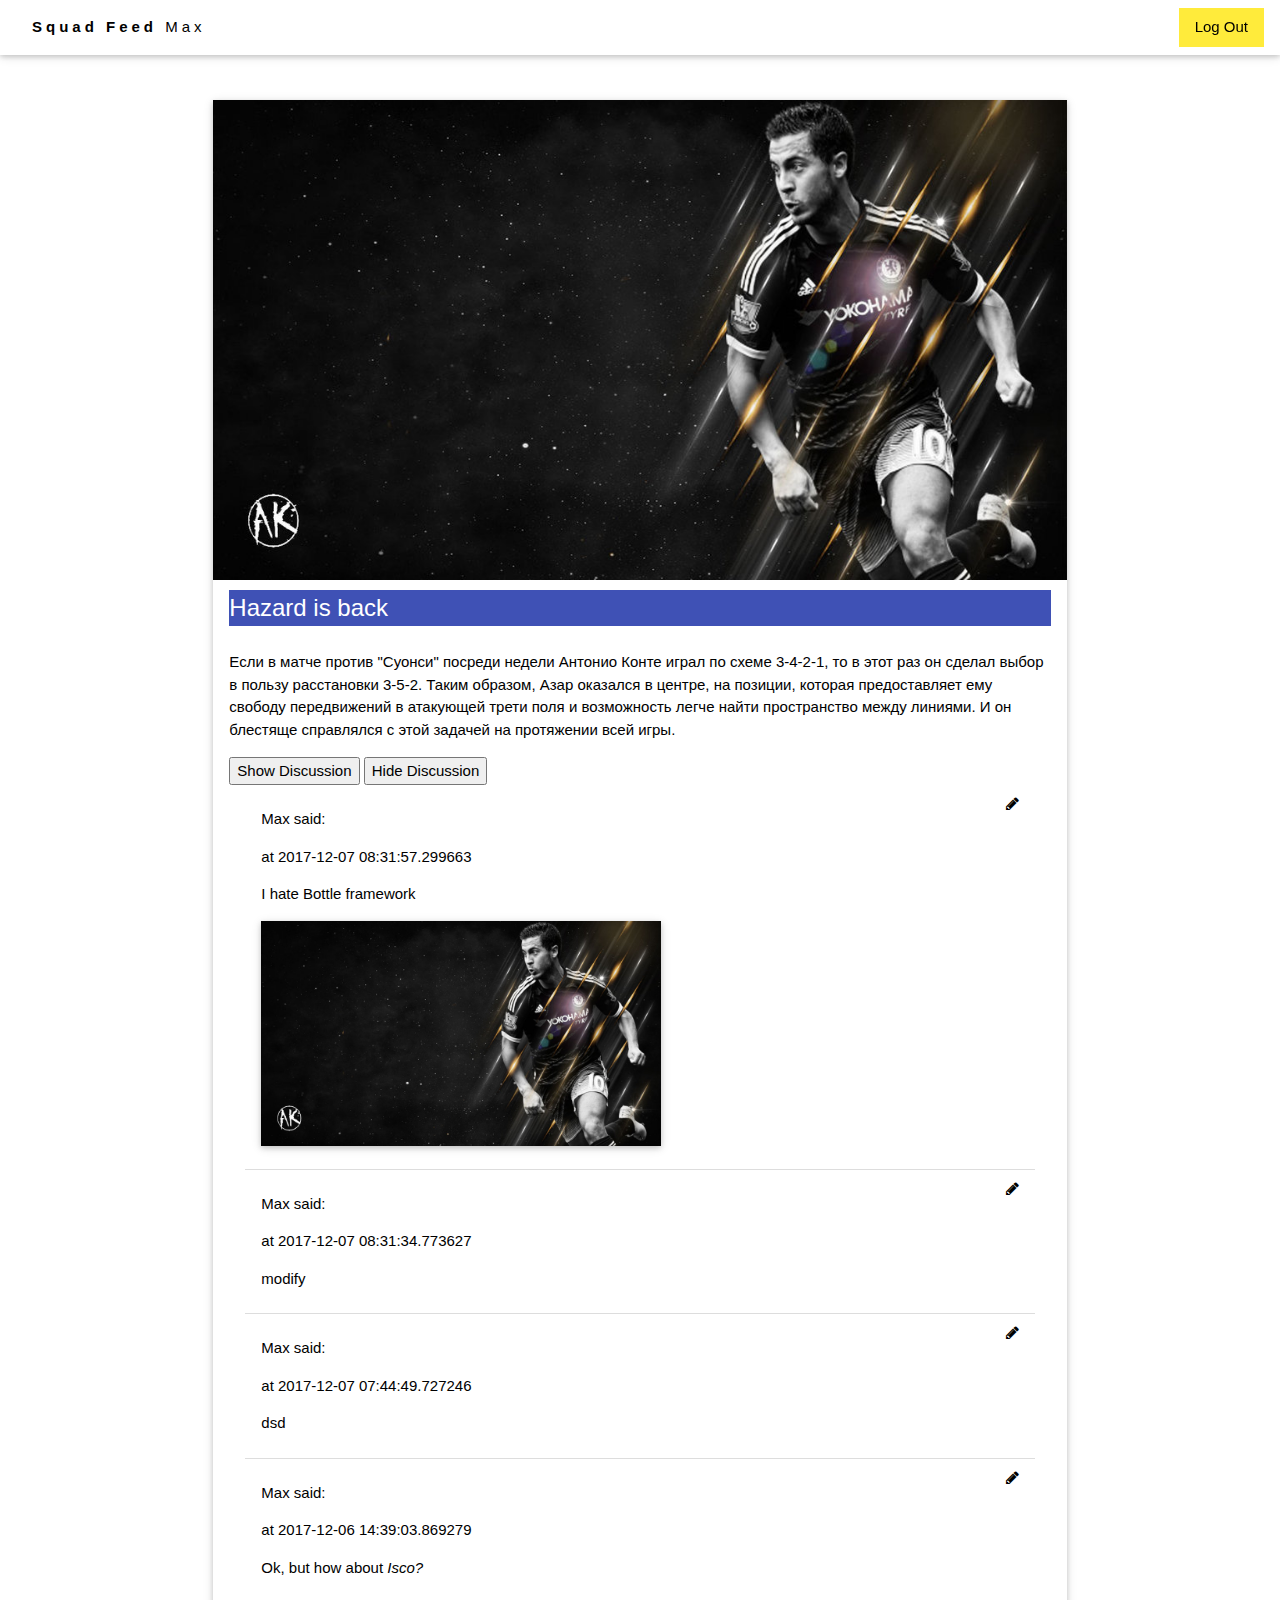
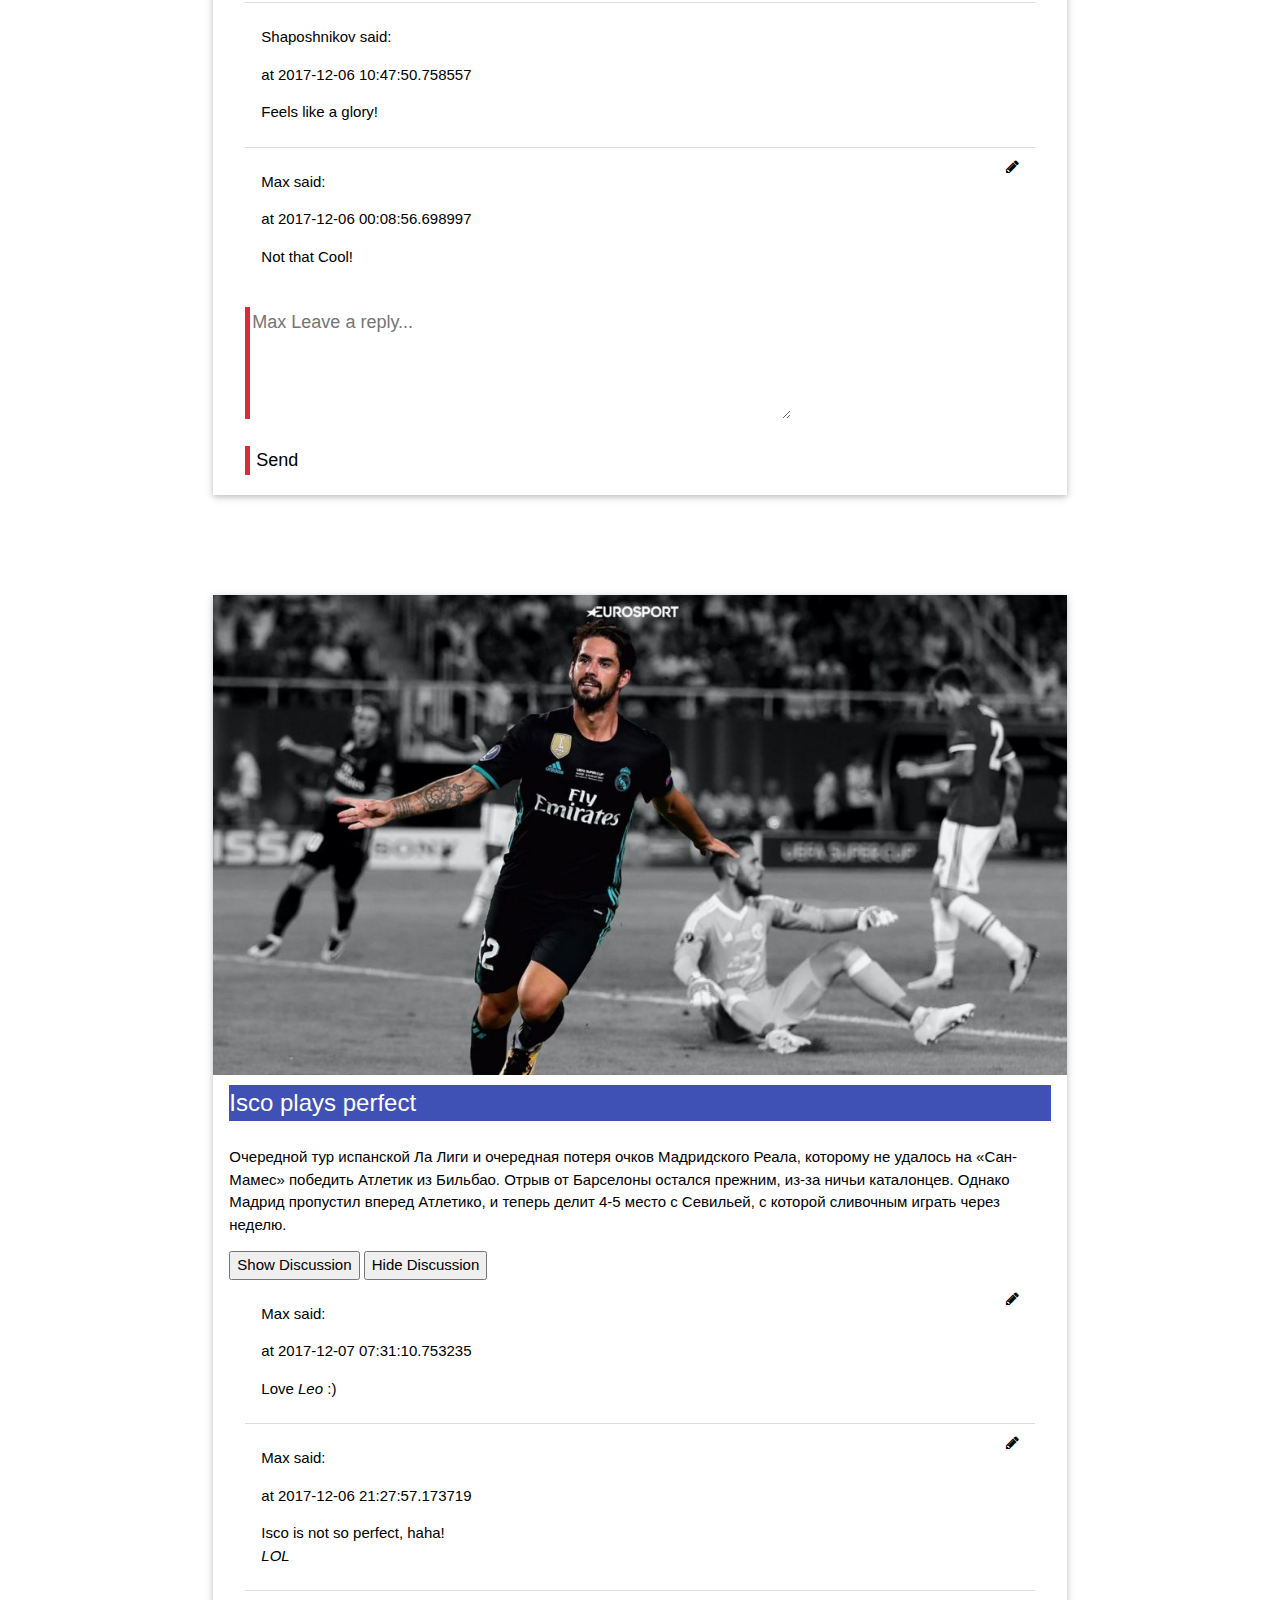
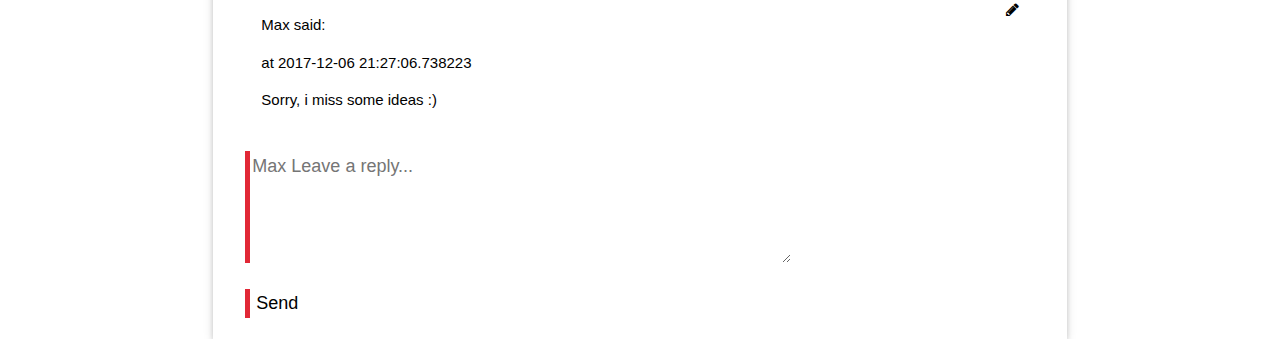
<file: squad/server/static/html/feed.html>
<!DOCTYPE html>
<html>
<head>
	<title>feed</title>
	<meta charset="UTF-8">
	<link rel="shortcut icon" type="image/png" href="../resources/manager.png"/>
	<meta name="viewport" content="width=device-width, initial-scale=1">
	<link rel="stylesheet" href="https://www.w3schools.com/w3css/4/w3.css">
	<link rel="stylesheet" href="https://cdnjs.cloudflare.com/ajax/libs/font-awesome/4.7.0/css/font-awesome.min.css">
	<link rel="stylesheet" type="text/css" href="../styles/feed.css">
	<style type="text/css">
				.modal {
		    display: none; /* Hidden by default */
		    position: fixed; /* Stay in place */
		    z-index: 1; /* Sit on top */
		    padding-top: 100px; /* Location of the box */
		    left: 0;
		    top: 0;
		    width: 100%; /* Full width */
		    height: 100%; /* Full height */
		    overflow: auto; /* Enable scroll if needed */
		    background-color: rgb(0,0,0); /* Fallback color */
		    background-color: rgba(0,0,0,0.9); /* Black w/ opacity */
	}

	.modal-content {
    background-color: #fefefe;
    margin: 15% auto; /* 15% from the top and centered */
    padding: 20px;
    border: 1px solid #888;
    width: 80%; /* Could be more or less, depending on screen size */
}

	</style>
</head>

<body onkeydown="close_windows(event)">
	<div class="w3-top">
  		<div class="w3-bar w3-white w3-wide w3-padding w3-card">
    		<a href="profile.html" class="w3-bar-item w3-button"><b> Squad Feed </b>Max</a>
    		<div class="w3-right w3-hide-small">
      			<!-- <a href="#" class="w3-bar-item w3-button w3-red">Personal Room</a> -->
      			<button class="w3-btn w3-yellow w3-hover-light-grey" formaction="/logout">Log Out</button>
    		</div>
  		</div>
	</div>
		<div class="w3-row" style="margin-top: 100px;">
			<div class="w3-col s2 w3-center"><p> </p></div>
			<div class="w3-col s8">
				<div class="w3-card">
					<img src="../resources/hazard-gal.jpg", width="100%">
					<div class="w3-container title">
						<div class="w3-indigo">
							<h3>Hazard is back</h3>
						</div>
					</div>
					<div class="w3-container text">
						<p>Если в матче против &quot;Суонси&quot; посреди недели Антонио Конте играл по схеме 3-4-2-1, то в этот раз он сделал 
        выбор в пользу расстановки 3-5-2. Таким образом, Азар оказался в центре, на позиции, которая предоставляет 
        ему свободу передвижений в атакующей трети поля и возможность легче найти пространство между линиями. И он 
        блестяще справлялся с этой задачей на протяжении всей игры.</p>
					</div>
					<div class="w3-container comments">
						<button onclick="show(event)">Show Discussion</button>
						<button  onclick="hide(event)">Hide Discussion</button>
						
						<div class="w3-container comments-content">
							<ul class="w3-ul w3-margin-bottom w3-hoverable">
									<li>
										<div class="w3-right">
											<i class="fa fa-pencil" onclick="show_editions(event)"></i>
											<div class="modal">
												<div class="modal-content">
													<ul class="w3-ul w3-margin-bottom w3-hoverable">
														<h3 style="text-align: center;">Ваши правки к данному комментарию !</h3>
															<li>
																<p>You said at 2017-12-06 00:09:27.270890</p>
																<p>Not that much</p>
															</li>
													</ul>
													<p>Edit Last Comment</p>
													<form action="/com/comment2" method="post">
														<textarea rows="4" cols="50" name="edition"> I hate Bottle framework</textarea>
														<input value='Send' type="submit" name="comm">
													</form>
												</div>
											</div>
										</div>
										<p>Max said:</p> <span> at 2017-12-07 08:31:57.299663</span>
										<p>I hate Bottle framework
											<div class="w3-card" style="max-height: 400px; max-width: 400px;">
												<img src="../resources/hazard-gal.jpg" width="100%">
											</div>
										</p>
									</li>
									<li>
										<div class="w3-right">
											<i class="fa fa-pencil" onclick="show_editions(event)"></i>
											<div class="modal">
												<div class="modal-content">
													<ul class="w3-ul w3-margin-bottom w3-hoverable">
														<h3 style="text-align: center;">Ваши правки к данному комментарию !</h3>
															<li>
																<p>You said at 2017-12-07 08:30:31.234452</p>
																<p>check 123</p>
															</li>
													</ul>
													<p>Edit Last Comment</p>
													<form action="/com/comment9" method="post">
														<textarea rows="4" cols="50" name="edition"> modify</textarea>
														<input value='Send' type="submit" name="comm">
													</form>
												</div>
											</div>
										</div>
										<p>Max said:</p> <span> at 2017-12-07 08:31:34.773627</span>
										<p>modify</p>
									</li>
									<li>
										<div class="w3-right">
											<i class="fa fa-pencil" onclick="show_editions(event)"></i>
											<div class="modal">
												<div class="modal-content">
													<ul class="w3-ul w3-margin-bottom w3-hoverable">
														<h3 style="text-align: center;">Ваши правки к данному комментарию !</h3>
													</ul>
													<p>Edit Last Comment</p>
													<form action="/com/comment8" method="post">
														<textarea rows="4" cols="50" name="edition"> dsd</textarea>
														<input value='Send' type="submit" name="comm">
													</form>
												</div>
											</div>
										</div>
										<p>Max said:</p> <span> at 2017-12-07 07:44:49.727246</span>
										<p>dsd</p>
									</li>
									<li>
										<div class="w3-right">
											<i class="fa fa-pencil" onclick="show_editions(event)"></i>
											<div class="modal">
												<div class="modal-content">
													<ul class="w3-ul w3-margin-bottom w3-hoverable">
														<h3 style="text-align: center;">Ваши правки к данному комментарию !</h3>
													</ul>
													<p>Edit Last Comment</p>
													<form action="/com/comment5" method="post">
														<textarea rows="4" cols="50" name="edition"> Ok, but how about <i>Isco?</i></textarea>
														<input value='Send' type="submit" name="comm">
													</form>
												</div>
											</div>
										</div>
										<p>Max said:</p> <span> at 2017-12-06 14:39:03.869279</span>
										<p>Ok, but how about <i>Isco?</i></p>
									</li>
									<li>
										<div class="w3-right">
											
											<div class="modal">
												<div class="modal-content">
													<ul class="w3-ul w3-margin-bottom w3-hoverable">
														<h3 style="text-align: center;">Ваши правки к данному комментарию !</h3>
													</ul>
													<p>Edit Last Comment</p>
													<form action="/com/comment4" method="post">
														<textarea rows="4" cols="50" name="edition"> Feels like a glory!</textarea>
														<input value='Send' type="submit" name="comm">
													</form>
												</div>
											</div>
										</div>
										<p>Shaposhnikov said:</p> <span> at 2017-12-06 10:47:50.758557</span>
										<p>Feels like a glory!</p>
									</li>
									<li>
										<div class="w3-right">
											<i class="fa fa-pencil" onclick="show_editions(event)"></i>
											<div class="modal">
												<div class="modal-content">
													<ul class="w3-ul w3-margin-bottom w3-hoverable">
														<h3 style="text-align: center;">Ваши правки к данному комментарию !</h3>
															<li>
																<p>You said at 2017-12-06 00:08:56.698997</p>
																<p>Cool!</p>
															</li>
													</ul>
													<p>Edit Last Comment</p>
													<form action="/com/comment1" method="post">
														<textarea rows="4" cols="50" name="edition"> Not that Cool!</textarea>
														<input value='Send' type="submit" name="comm">
													</form>
												</div>
											</div>
										</div>
										<p>Max said:</p> <span> at 2017-12-06 00:08:56.698997</span>
										<p>Not that Cool!</p>
									</li>
							</ul>
							<div class="leave-comment">
								<form action="/thr/thread1" method="POST">
									<textarea rows="4" cols="50" name="comment" placeholder="Max Leave a reply..."></textarea>
									<input value='Send' type="submit" name="comm" >
								</form>
							</div>
						</div>
					</div>
				</div>
			</div>
			<div class="w3-col s2 w3-center"><p> </p></div>
		</div>
		<div class="w3-row" style="margin-top: 100px;">
			<div class="w3-col s2 w3-center"><p> </p></div>
			<div class="w3-col s8">
				<div class="w3-card">
					<img src="../resources/isco-gal.jpg", width="100%">
					<div class="w3-container title">
						<div class="w3-indigo">
							<h3>Isco plays perfect</h3>
						</div>
					</div>
					<div class="w3-container text">
						<p>Очередной тур испанской Ла Лиги и очередная потеря очков 
        Мадридского Реала, которому не удалось на «Сан-Мамес» победить Атлетик из Бильбао. Отрыв от Барселоны остался 
        прежним, из-за ничьи каталонцев. Однако Мадрид пропустил вперед Атлетико, и теперь делит 4-5 место с 
        Севильей, с которой сливочным играть через неделю.</p>
					</div>
					<div class="w3-container comments">
						<button onclick="show(event)">Show Discussion</button>
						<button  onclick="hide(event)">Hide Discussion</button>
						
						<div class="w3-container comments-content">
							<ul class="w3-ul w3-margin-bottom w3-hoverable">
									<li>
										<div class="w3-right">
											<i class="fa fa-pencil" onclick="show_editions(event)"></i>
											<div class="modal">
												<div class="modal-content">
													<ul class="w3-ul w3-margin-bottom w3-hoverable">
														<h3 style="text-align: center;">Ваши правки к данному комментарию !</h3>
															<li>
																<p>You said at 2017-12-06 16:29:46.132491</p>
																<p>Lets test <strong>strong</strong>, <b>b</b> and     <em>em</em></p>
															</li>
													</ul>
													<p>Edit Last Comment</p>
													<form action="/com/comment6" method="post">
														<textarea rows="4" cols="50" name="edition"> Love <i>Leo</i> :)</textarea>
														<input value='Send' type="submit" name="comm">
													</form>
												</div>
											</div>
										</div>
										<p>Max said:</p> <span> at 2017-12-07 07:31:10.753235</span>
										<p>Love <i>Leo</i> :)</p>
									</li>
									<li>
										<div class="w3-right">
											<i class="fa fa-pencil" onclick="show_editions(event)"></i>
											<div class="modal">
												<div class="modal-content">
													<ul class="w3-ul w3-margin-bottom w3-hoverable">
														<h3 style="text-align: center;">Ваши правки к данному комментарию !</h3>
															<li>
																<p>You said at 2017-12-06 00:09:51.751563</p>
																<p>Isco is perfect!</p>
															</li>
													</ul>
													<p>Edit Last Comment</p>
													<form action="/com/comment3" method="post">
														<textarea rows="4" cols="50" name="edition"> Isco is not so perfect, haha!<br><em>LOL</em></textarea>
														<input value='Send' type="submit" name="comm">
													</form>
												</div>
											</div>
										</div>
										<p>Max said:</p> <span> at 2017-12-06 21:27:57.173719</span>
										<p>Isco is not so perfect, haha!<br><em>LOL</em></p>
									</li>
									<li>
										<div class="w3-right">
											<i class="fa fa-pencil" onclick="show_editions(event)"></i>
											<div class="modal">
												<div class="modal-content">
													<ul class="w3-ul w3-margin-bottom w3-hoverable">
														<h3 style="text-align: center;">Ваши правки к данному комментарию !</h3>
															<li>
																<p>You said at 2017-12-06 21:25:42.933375</p>
																<p>Change</p>
															</li>
															<li>
																<p>You said at 2017-12-06 16:31:02.043169</p>
																<p>How about it?<br>huh?</p>
															</li>
													</ul>
													<p>Edit Last Comment</p>
													<form action="/com/comment7" method="post">
														<textarea rows="4" cols="50" name="edition"> Sorry, i miss some ideas :)</textarea>
														<input value='Send' type="submit" name="comm">
													</form>
												</div>
											</div>
										</div>
										<p>Max said:</p> <span> at 2017-12-06 21:27:06.738223</span>
										<p>Sorry, i miss some ideas :)</p>
									</li>
							</ul>
							<div class="leave-comment">
								<form action="/thr/thread2" method="POST">
									<textarea rows="4" cols="50" name="comment" placeholder="Max Leave a reply..."></textarea>
									<input value='Send' type="submit" name="comm" >
								</form>
							</div>
						</div>
					</div>
				</div>
			</div>
			<div class="w3-col s2 w3-center"><p> </p></div>
		</div>
</body>
<script src="https://ajax.googleapis.com/ajax/libs/jquery/3.2.1/jquery.min.js"></script>
<script type="text/javascript">


function show(event) {
		var parent = event.target.parentElement;
		var child = parent.getElementsByClassName('comments-content')[0];
		$(child).show(500);
	}

	function hide(event) {
		var parent = event.target.parentElement;
		var child = parent.getElementsByClassName('comments-content')[0];
		$(child).hide(500);
	};

	function convert(event) {
		event.target.textarea.value = unescape(encodeURIComponent(event.target.textarea.value));
	}

	function show_editions(event) {
		event.target.nextElementSibling.style.display = 'block';
	}

	function close_windows(event) {
		var modals = document.getElementsByClassName('modal');
		console.log(1);
		if (event.keyCode == 27) {
		for (var i=0; i < modals.length; i++)
			modals[i].style.display = 'none';
		}
	}

</script>
</html>
</file>
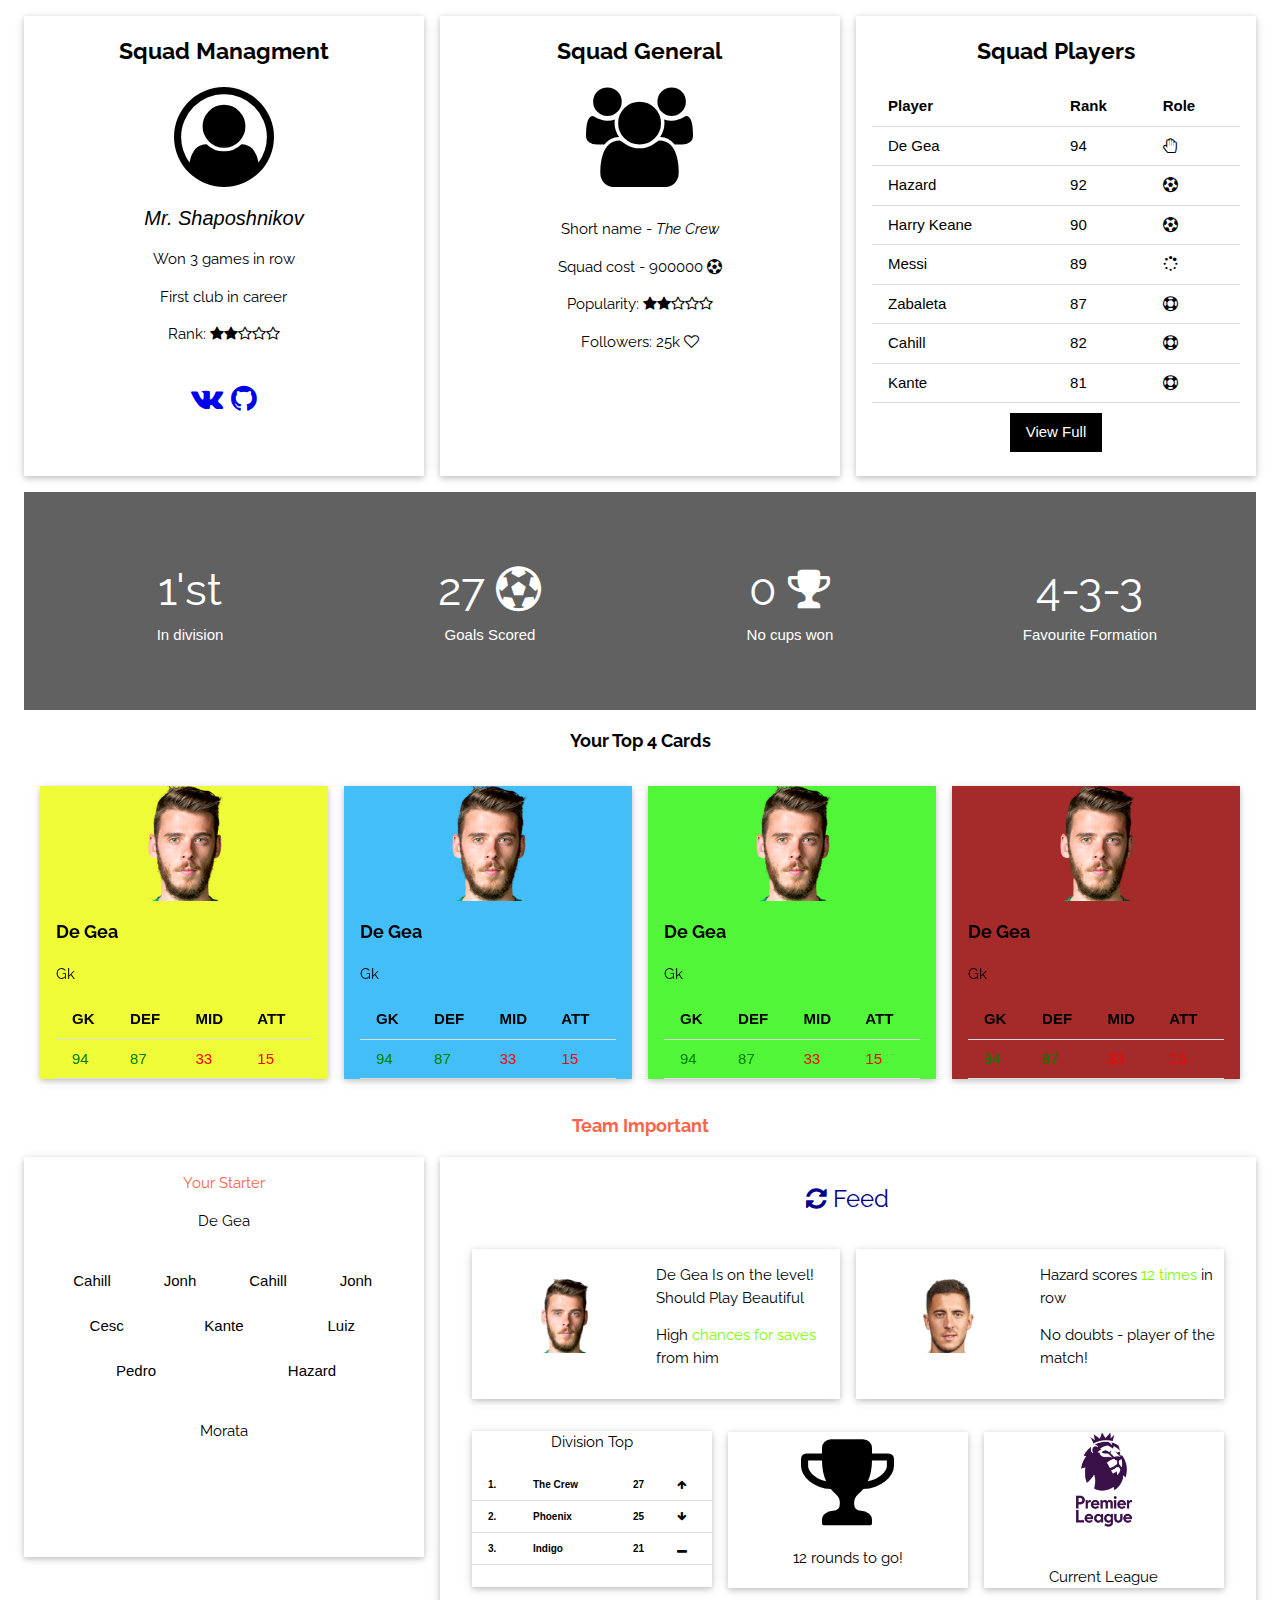
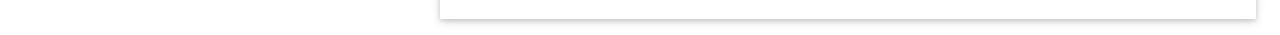
<file: squad/server/static/html/profile.html>
<!DOCTYPE html>
<html>
<head>
	<meta charset="utf-8">
	<link rel="shortcut icon" type="image/png" href="../resources/manager.png"/>
	<meta name="viewport" content="width=device-width, initial-scale=1">
	<link rel="stylesheet" href="https://fonts.googleapis.com/css?family=Raleway">
	<link rel="stylesheet" href="https://cdnjs.cloudflare.com/ajax/libs/font-awesome/4.7.0/css/font-awesome.min.css">
	<link rel="stylesheet" type="text/css" href="../styles/response.css">
	<link rel="stylesheet" type="text/css" href="../styles/main-2.css">
	<title>Squad Profile</title>
</head>
<body>
	<div class="row-padding center margin-top">
		<div class="third">
			<div class="card container profi" style="min-height:460px">
				<h2>Squad Managment</h2>
				<i class="fa fa-user-circle-o margin-bottom text-theme logo-man" style="font-size: 100px"></i>
				<br>
				<i style="font-size: 20px;" class="names">Mr. Shaposhnikov</i>
				<p>Won 3 games in row</p>
				<p>First club in career</p>
				<p>Rank: <i class="fa fa-star" aria-hidden="true"></i><i class="fa fa-star" aria-hidden="true"></i><i class="fa fa-star-o" aria-hidden="true"></i><i class="fa fa-star-o" aria-hidden="true"></i><i class="fa fa-star-o" aria-hidden="true"></i></p>
				
				<p class="contact-me"><a href="https://vk.com/"><i class="fa fa-vk" aria-hidden="true"></i></a> <a href="https://github.com/MayerMax"><i class="fa fa-github" aria-hidden="true"></i></a>
				</p>
			</div>
		</div>
		<div class="third">
			<div class="card container profi" style="min-height: 460px">
				<h2> Squad General</h2>
				<i class="fa fa-users margin-bottom text-theme logo-man" style="font-size: 100px" aria-hidden="true"></i>
				<p>Short name - <i>The Crew</i></p>
				<p>Squad cost - 900000 <i class="fa fa-futbol-o" aria-hidden="true"></i></p>
				<p>Popularity: <i class="fa fa-star" aria-hidden="true"></i><i class="fa fa-star" aria-hidden="true"></i><i class="fa fa-star-o" aria-hidden="true"></i><i class="fa fa-star-o" aria-hidden="true"></i><i class="fa fa-star-o" aria-hidden="true"></i></p>
				<p>Followers: 25k <i class="fa fa-heart-o" aria-hidden="true"></i></p>
			</div>
		</div>
		<div class="third">
			<div class="card container profi" style="min-height: 460px">
				<h2>Squad Players</h2>
				<div class="responsive card-4">
				<table class="table stripped bordered visible-el">
					<thead>
						<tr class="theme">
							<th>Player</th>
							<th>Rank</th>
							<th>Role</th>
						</tr>
					</thead>
					<tbody>
						<tr>
							<td>De Gea</td>
							<td>94</td>
							<td><i class="fa fa-hand-paper-o" aria-hidden="true"></i></td>
						</tr>
						
						<tr>
							<td>Hazard</td>
							<td>92</td>
							<td><i class="fa fa-futbol-o" aria-hidden="true"></i></td>
						</tr>

						<tr>
							<td>Harry Keane</td>
							<td>90</td>
							<td><i class="fa fa-futbol-o" aria-hidden="true"></i></td>
						</tr>
						
						<tr>
							<td>Messi</td>
							<td>89</td>
							<td><i class="fa fa-spinner" aria-hidden="true"></i></td>
						</tr>
						
						<tr>
							<td>Zabaleta</td>
							<td>87</td>
							<td><i class="fa fa-life-ring" aria-hidden="true"></i></td>
						</tr>

						<tr>
							<td>Cahill</td>
							<td>82</td>
							<td><i class="fa fa-life-ring" aria-hidden="true"></i></td>
						</tr>

						<tr>
							<td>Kante</td>
							<td>81</td>
							<td><i class="fa fa-life-ring" aria-hidden="true"></i></td>
						</tr>

					</tbody>
				</table>
				<div class="invisible-el">
					<div class="row-padding">
						<div class="column s6 margin-bottom">De Gea</div>
						<div class="column s6 margin-bottom"><i class="fa fa-hand-paper-o" aria-hidden="true"></i></div>
					</div>
					<div class="row-padding">
						<div class="column s6 margin-bottom">Hazard</div>
						<div class="column s6 margin-bottom"><i class="fa fa-futbol-o" aria-hidden="true"></i></div>
					</div>
					<div class="row-padding">
						<div class="column s6 margin-bottom">Keane</div>
						<div class="column s6 margin-bottom"><i class="fa fa-futbol-o" aria-hidden="true"></i></div>
					</div>
					<div class="row-padding">
						<div class="column s6 margin-bottom">Messi</div>
						<div class="column s6 margin-bottom"><i class="fa fa-spinner" aria-hidden="true"></i></div>
					</div>
					<div class="row-padding">
						<div class="column s6 margin-bottom">Zabaleta</div>
						<div class="column s6 margin-bottom"><i class="fa fa-life-ring" aria-hidden="true"></i></div>
					</div>

					<div class="row-padding">
						<div class="column s6 margin-bottom">Cahill</div>
						<div class="column s6 margin-bottom"><i class="fa fa-life-ring" aria-hidden="true"></i></div>
					</div>

					<div class="row-padding">
						<div class="column s6 margin-bottom">Kante</div>
						<div class="column s6 margin-bottom"><i class="fa fa-life-ring" aria-hidden="true"></i></div>
					</div>
					<a href="#" class="button black" style="margin-top: 10px">View Full</a>
				</div>
			</div>
			<a href="#" class="button black visible-el" style="margin-top: 10px">View Full</a>
			</div>
		</div>
	</div>
	<div class="container row center dark-grey padding-64 stat-head">
		<div class="quarter">
			<span class="stat">1'st</span>
			<br>
			In division
		</div>
		<div class="quarter">
			<span class="stat">27 <i class="fa fa-futbol-o" aria-hidden="true"></i></span>
			<br>
			Goals Scored
		</div>
		<div class="quarter">
			<span class="stat">0 <i class="fa fa-trophy" aria-hidden="true"></i></span>
			<br>
			No cups won
		</div>
		<div class="quarter">
			<span class="stat">4-3-3</span>
			<br>
			Favourite Formation
		</div>
	</div>
	<div class="container best-four">
		<h3 class="center">Your Top 4 Cards</h3>
		<div class="row-padding cards">
			<div class="column l3 m6 margin-bottom flip-container">
				<div class="card flipper">
					<div class="front">
						<div class="avatar" style="background-color: #effb37">
							<img src="../resources/player.png" alt="Player">
							<div class="container">
								<h3>De Gea</h3>
								<p> Gk</p>
								<table class="table stripped bordered">
									<thead>
										<tr class="theme">
											<th>GK</th>
											<th>DEF</th>
											<th>MID</th>
											<th>ATT</th>
										</tr>
									</thead>
										<tbody>
											<tr>
												<td class="high">94</td>
												<td class="high">87</td>
												<td class="low">33</td>
												<td class="low">15</td>
											</tr>
										</tbody>
								</table>
							</div>
						</div>
					</div>
					<div class="back">
						<span>27 Games To play</span>
						<a href="#" class="button black" style="margin-top: 10px">View Full</a>
					</div>
				</div>
			</div>
			<div class="column l3 m6 margin-bottom flip-container">
				<div class="card flipper">
					<div class="front">
						<div class="avatar" style="background-color: #43bef9">
							<img src="../resources/player.png" alt="Player">
							<div class="container">
								<h3>De Gea</h3>
								<p> Gk</p>
								<table class="table stripped bordered">
									<thead>
										<tr class="theme">
											<th>GK</th>
											<th>DEF</th>
											<th>MID</th>
											<th>ATT</th>
										</tr>
									</thead>
										<tbody>
											<tr>
												<td class="high">94</td>
												<td class="high">87</td>
												<td class="low">33</td>
												<td class="low">15</td>
											</tr>
										</tbody>
								</table>
							</div>
						</div>
					</div>
					<div class="back">
						<span>27 Games To play</span>
						<a href="#" class="button black" style="margin-top: 10px">View Full</a>
					</div>
				</div>
			</div>
			<div class="column l3 m6 margin-bottom flip-container">
				<div class="card flipper">
					<div class="front">
						<div class="avatar" style="background-color: #52f639">
							<img src="../resources/player.png" alt="Player">
							<div class="container">
								<h3>De Gea</h3>
								<p> Gk</p>
								<table class="table stripped bordered">
									<thead>
										<tr class="theme">
											<th>GK</th>
											<th>DEF</th>
											<th>MID</th>
											<th>ATT</th>
										</tr>
									</thead>
										<tbody>
											<tr>
												<td class="high">94</td>
												<td class="high">87</td>
												<td class="low">33</td>
												<td class="low">15</td>
											</tr>
										</tbody>
								</table>
							</div>
						</div>
					</div>
					<div class="back">
						<span>27 Games To play</span>
						<a href="#" class="button black" style="margin-top: 10px">View Full</a>
					</div>
				</div>
			</div>
			<div class="column l3 m6 margin-bottom flip-container">
				<div class="card flipper">
					<div class="front">
						<div class="avatar" style="background-color: brown">
							<img src="../resources/player.png" alt="Player">
							<div class="container">
								<h3>De Gea</h3>
								<p> Gk</p>
								<table class="table stripped bordered">
									<thead>
										<tr class="theme">
											<th>GK</th>
											<th>DEF</th>
											<th>MID</th>
											<th>ATT</th>
										</tr>
									</thead>
										<tbody>
											<tr>
												<td class="high">94</td>
												<td class="high">87</td>
												<td class="low">33</td>
												<td class="low">15</td>
											</tr>
										</tbody>
								</table>
							</div>
						</div>
					</div>
					<div class="back">
						<span>27 Games To play</span>
						<a href="#" class="button black" style="margin-top: 10px">View Full</a>
					</div>
				</div>
			</div>
		</div>
	</div>
	<div class="moments">
		<h3 class="center" style="color: tomato">Team Important</h3>
		<div class="row-padding center margin-top margin-bottom">
			<div class="third">
				<div class="card container" style="min-height: 400px">
					<p style="color: tomato">Your Starter</p>
					<p class="center">De Gea</p>
					<br>
					<div class="row-padding">
						<div class="column s3 center small">Cahill</div>
						<div class="column s3 center small">Jonh</div>
						<div class="column s3 center small">Cahill</div>
						<div class="column s3 center small">Jonh</div>
					</div>
					<br>
					<div class="row-padding">
						<div class="column s4 center small">Cesc</div>
						<div class="column s4 center small">Kante</div>
						<div class="column s4 center small">Luiz</div>
					</div>
					<br>
					<div class="row-padding">
						<div class="column s6 center small">Pedro</div>
						<div class="column s6 center small">Hazard</div>
					</div>
					<br>
					<p class="center">Morata</p>
				</div>
			</div>
			<div class="twothird">
				<div class="card container" style="min-height: 400px">
					<p style="color:darkblue; font-size:24px;" class="feed-title"><i class="fa fa-refresh" aria-hidden="true"></i> Feed</p>
					<div class="row-padding cards">
						<div class="column l6 m6">
							<div class="card" style="min-height: 150px">
								<div class="row">
									<div class="column s6 pl-feed">
										<img src="../resources/player.png" alt="Player" style="margin-top: 20px;">
									</div>
									<div class="column s6 pl-feed-text">
										<p>De Gea Is on the level! Should Play Beautiful</p>
										<p>High <span style="color: lawngreen">chances for saves</span> from him</p>
									</div>
								</div>
							</div>
						</div>
						<div class="column l6 m6 margin-bottom">
							<div class="card" style="min-height: 150px">
								<div class="row">
									<div class="column s6 pl-feed">
										<img src="../resources/hazard.png" alt="Player" style="margin-top: 20px">
									</div>
									<div class="column s6 pl-feed-text">
										<p>Hazard scores <span style="color: lawngreen">12 times</span> in row</p>
										<p>No doubts - player of the match!</p>
									</div>
								</div>
							</div>
						</div>
					</div>
					<div class="row-padding cards margin-bottom" style="margin-top: 1px;">
						<div class="column l4 m6">
							<div class="card feed-text" style="min-height: 156px">
								<p>Division Top</p>
								<table class="table stripped bordered visible-el sm-rank" style="font-size: 10px">
									<thead>
										<tr class="theme">
											<th>1.</th>
											<th>The Crew</th>
											<th>27</th>
											<th><i class="fa fa-arrow-up" aria-hidden="true"></i></th>
										</tr>
									</thead>
									<tbody>
											<tr>
												<th>2.</th>
												<th>Phoenix</th>
												<th>25</th>
												<th><i class="fa fa-arrow-down" aria-hidden="true"></i></th>
											</tr>
											<tr>
												<th>3.</th>
												<th>Indigo</th>
												<th>21</th>
												<th><i class="fa fa-window-minimize" aria-hidden="true"></i></th>
											</tr>
									</tbody>

								</table>
								<div class="invisible-el">
									<div class="row">
										<div class="column s6">1.</div>
										<div class="column s6">The Crew</div>
									</div>
									<div class="row">
										<div class="column s6">2.</div>
										<div class="column s6">Phoenix</div>
									</div>
									<div class="row">
										<div class="column s6">3.</div>
										<div class="column s6">Indigo</div>
									</div>
								</div>
							</div>
						</div>
						<div class="column l4 m6" style="margin-top: 16px;">
							<div class="card feed-text" style="min-height: 156px;">
								<i class="fa fa-trophy logo-man" aria-hidden="true" style="font-size: 100px"></i>
								<br>
								<p>12 rounds to go!</p>
							</div>
						</div>

						<div class="column l4 m6" style="margin-top: 16px;">
							<div class="card pl-feed feed-text" style="min-height: 132px;">
								<img src="../resources/logo.png" alt="logo">
								<br>
								<p>Current League</p>
							</div>
						</div>
					</div>
				</div>
			</div>
		</div>
	</div>
</body>
</html>
</file>
<file: squad/server/static/styles/feed.css>
input{
  display: block;
  border: none;
  border-left: 5px solid;
  background: none;
  border-color: rgb(225, 40, 54);
  color: black;
  font-weight: 300;
  font-size: 18px;
  -webkit-transition: all .2s ease-in-out;
  -moz-transition: all .2s ease-in-out;
  -o-transition: all .2s ease-in-out;
  transition: all .2s ease-in-out;
  margin-top: 20px;
  margin-bottom: 20px;
}

textarea {
  border: none;
  border-left: 5px solid;
  background: none;
  border-color: rgb(225, 40, 54);
  color: black;
  font-weight: 300;
  font-size: 18px;
  -webkit-transition: all .2s ease-in-out;
  -moz-transition: all .2s ease-in-out;
  -o-transition: all .2s ease-in-out;
  transition: all .2s ease-in-out;
}
</file>
<file: squad/server/static/styles/response.css>
html{box-sizing:border-box}*,*:before,*:after{box-sizing:inherit}

html,body{font-family:Verdana,sans-serif;font-size:15px;line-height:1.5}html{overflow-x:hidden}

hr{border:0;border-top:1px solid #eee;margin:20px 0}

.table{border-collapse:collapse;border-spacing:0;width:100%;display:table}
.bordered tr {border-bottom:1px solid #ddd}
.striped tbody tr:nth-child(even){background-color:#f1f1f1}
.centered tr th,.centered tr td{text-align:center}
.table td,.table th {padding:8px 8px;display:table-cell;text-align:left;vertical-align:top}
.table th:first-child,.table td:first-child{padding-left:16px}
.button{
	border:none;display:inline-block;
	outline:0;padding:8px 16px;
	vertical-align:middle;
	overflow:hidden;
	text-decoration:none;
	color:inherit;
	background-color:inherit;
	text-align:center;
	cursor:pointer;white-space:nowrap
}


.container:after,.container:before, .row:after,.row:before,.row-padding:after,.row-padding:before {content:"";display:table;clear:both}
.column, .third,.twothird,.threequarter,.quarter{float:left;width:100%}
.column.s3{width:24.99999%}.column.s4{width:33.33333%}
.column.s6{width:49.99999%}
.column.s12{width:99.99999%}

@media (min-width:601px){
	.quarter{width:24.99999%}
	.third{width:33.33333%}
	.column.m6,.half{width:49.99999%}
	.twothird{width:66.66666%}
	.threequarter{width:74.99999%}
}

@media (min-width:993px){
.column.l3{width:24.99999%}
.column.l4{width:33.33333%}
.column.l6{width:49.99999%}
}

.content{max-width:980px;margin:auto}


.row-padding,.row-padding>.half,.row-padding>.third,.row-padding>.twothird,.row-padding>.threequarter,.row-padding>.quarter,.row-padding>.column{padding:0 8px}
.container,.panel{padding:0.01em 16px}.panel{margin-top:16px;margin-bottom:16px}
.card{box-shadow:0 2px 5px 0 rgba(0,0,0,0.16),0 2px 10px 0 rgba(0,0,0,0.12)}




.center{text-align:center!important}

.margin{margin:16px!important}.margin-top{margin-top:16px!important}.margin-bottom{margin-bottom:16px!important}
.margin-left{margin-left:16px!important}.margin-right{margin-right:16px!important}


.padding-64{padding-top:64px!important;padding-bottom:64px!important}
.left{float:left!important}.right{float:right!important}
.button:hover{color:#000!important;background-color:#ccc!important}


.black{color:#fff!important;background-color:#000!important}
.dark-grey{color:#fff!important;background-color:#616161!important}



.display-container{position:relative}
.display-container:hover .display-hover{display:block}.display-container:hover span.display-hover{display:inline-block}

.display-topleft{position:absolute;left:0;top:0}.display-topright{position:absolute;right:0;top:0}
.display-middle{
	position:absolute;
	top:50%;
	left:50%;
	transform:translate(-50%,-50%);
	-ms-transform:translate(-50%,-50%)}
.display-bottommiddle{position:absolute;left:50%;bottom:0;transform:translate(-50%,0%);-ms-transform:translate(-50%,0%)}

.padding-large{padding:12px 24px!important}
.xlarge{font-size:24px!important}


.text-white,.hover-text-white:hover{color:#fff!important}
.display-bottomleft{position:absolute;left:0;bottom:0}.display-bottomright{position:absolute;right:0;bottom:0}
</file>
<file: squad/server/static/styles/main-2.css>
h1, h2, h3, p {
  color: black;
  font-family: 'Raleway';
}
.stat-head {
  margin-top: 16px;
  margin-left: 16px;
  margin-right: 16px;
}
.stat {
  color: white;
  font-family: 'Raleway';
  font-size: 45px;
}

.borders {
  margin-left: 16px;
  margin-right: 16px;
  margin-top: 5px;
  background-color: tomato;
}

.cards {
  margin-top: 32px;
}

.high {
  color: green;
}

.med {
  color: yellow;
}

.low {
  color: red;
}

.flip-container {
  perspective: 1000px;

}

.flip-container:hover .flipper {
  transform: rotateY(180deg);
}

.flipper {
  transition: 0.6s;
  transform-style: preserve-3d;
  position: relative;
}

.front,
.back {
  backface-visibility: hidden;
}

.back {
  position: absolute;
  top: 0px;
  left: 0px;
}

.front {
  z-index: 2;
}


.back {
  transform: rotateY(180deg);
}

.back span {
  position: relative;
  top: 105px;
  margin-right: 5px;

}
.back a {
  position: relative;
  top: 100px;  
}




.avatar img, .pl-feed img {
    display: block;
    margin: auto;
    width: 40%;
}

.row .pl-feed{
  margin-top: 10px;
  margin-bottom: 10px;
}

.row .pl-feed-text {
  text-align: left;
}


.contact-me {
  font-size: 30px;
}

@media(min-width: 601px) and (max-width: 701px) {
  .small {
    font-size: 11px;
  }
}

@media(max-width: 601px) {
  .invisible-el {
    display: none;
  }
}




@media(min-width: 741px) {
  .invisible-el {
    display: none;
  }
}

@media(min-width: 601px) and (max-width: 741px) {
  .visible-el {
    display: none;
  }
}


@media(min-width: 1500px) {
  
  .profi {
    min-height: 550px !important;
  }

  .logo-man {
    font-size: 150px !important;
  }
  .names {
    font-size: 30px !important;
  }
  .card > p {
    font-size: 30px;
  }

  table {
    font-size: 20px;
  }

  .container p, .container h3 {
    font-size: 25px;
  }

  .back {
    font-size: 25px;
  }

  .stat-head {
    font-size: 25px;
  }

  .moments h3 {
    font-size: 30px;
  }

  .small {
    font-size: 20px;
  }

  .sm-rank {
    font-size: 15px !important;
  }
}


@media(min-width: 2500px) {
  h2 {
    font-size: 35px;
  }

  .feed-title {
    font-size: 40px !important;
  }

  .profi {
    min-height: 750px !important;
  }

  .button {
    font-size: 30px;
  }
  .names {
    font-size: 40px !important;
  }
  .card > p {
    font-size: 40px;
  }

  table {
    font-size: 35px;
  }

  .container p, .container h3 {
    font-size: 40px;
  }

  .back {
    font-size: 35px;
  }

  .stat-head {
    font-size: 40px;
  }

  .moments h3 {
    font-size: 40px;
  }

  .small {
    font-size: 30px;
  }

  .sm-rank {
    font-size: 25px !important;
  }

}


@media(min-width: 3500px) {
  .sm-rank {
    font-size: 30px !important;
  }
}

@media(min-width: 3800px) {
    .moments h3 {
    font-size: 47px;
  }

  .small {
    font-size: 40px;
  }

  .sm-rank {
    font-size: 30px !important;
  }
}
</file>
